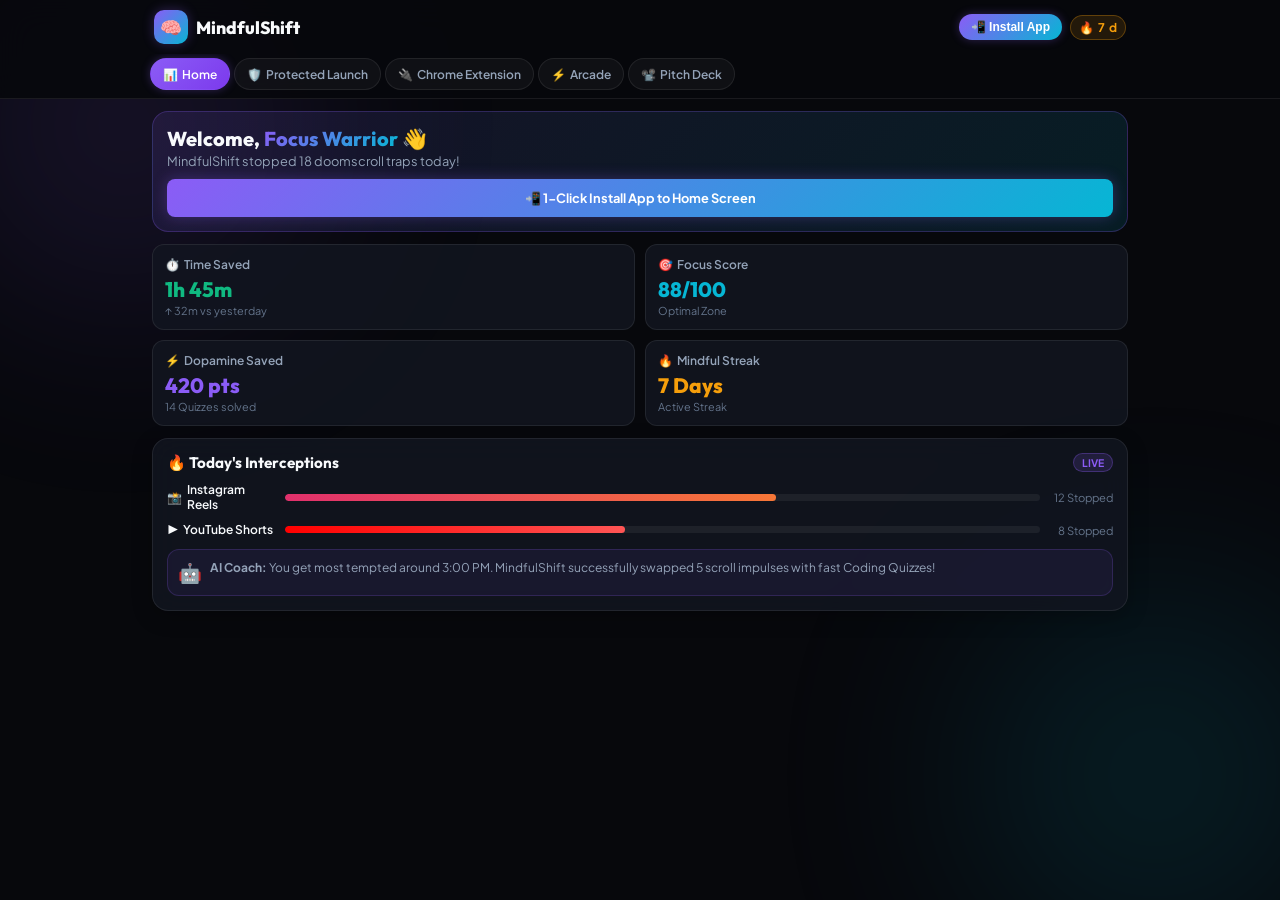
<file: index.html>
<!DOCTYPE html>
<html lang="en">
<head>
  <meta charset="UTF-8">
  <meta name="viewport" content="width=device-width, initial-scale=1.0, maximum-scale=1.0, user-scalable=no">
  <title>MindfulShift - Mobile Focus Engine</title>
  <meta name="description" content="Break Instagram Reels & YouTube Shorts addiction with AI Intent Gates, dopamine swap micro-challenges, and gamified focus tracking.">
  
  <!-- PWA Manifest & Theme -->
  <link rel="manifest" href="manifest.webmanifest">
  <meta name="theme-color" content="#8B5CF6">
  <meta name="apple-mobile-web-app-capable" content="yes">
  <meta name="apple-mobile-web-app-status-bar-style" content="black-translucent">
  <meta name="apple-mobile-web-app-title" content="MindfulShift">

  <!-- Fonts -->
  <link rel="preconnect" href="https://fonts.googleapis.com">
  <link rel="preconnect" href="https://fonts.gstatic.com" crossorigin>
  <link href="https://fonts.googleapis.com/css2?family=Outfit:wght@400;600;700;800&family=Plus+Jakarta+Sans:wght@400;500;600;700&display=swap" rel="stylesheet">
  
  <!-- Main Styles -->
  <link rel="stylesheet" href="style.css">
</head>
<body>

  <!-- Ambient Glow Effects -->
  <div class="bg-glow bg-glow-purple"></div>
  <div class="bg-glow bg-glow-cyan"></div>

  <!-- Header Navigation -->
  <header class="app-header">
    <div class="header-container">
      <div class="brand">
        <div class="brand-logo">🧠</div>
        <div class="brand-name">MindfulShift</div>
      </div>

      <div class="header-actions">
        <!-- 1-Click Auto Install Button -->
        <button class="btn-install-header" id="btnHeaderInstall">
          📲 Install App
        </button>
        <div class="streak-badge">
          <span>🔥</span> <span id="streakCount">7</span>d
        </div>
      </div>
    </div>

    <!-- Mobile Scrollable Tab Bar -->
    <nav class="nav-menu">
      <button class="nav-btn active" data-tab="dashboard">
        <span class="nav-icon">📊</span> Home
      </button>
      <button class="nav-btn" data-tab="simulator">
        <span class="nav-icon">🛡️</span> Protected Launch
      </button>
      <button class="nav-btn" data-tab="connect">
        <span class="nav-icon">🔌</span> Chrome Extension
      </button>
      <button class="nav-btn" data-tab="arcade">
        <span class="nav-icon">⚡</span> Arcade
      </button>
      <button class="nav-btn" data-tab="presentation">
        <span class="nav-icon">📽️</span> Pitch Deck
      </button>
    </nav>
  </header>

  <!-- Main View Container -->
  <main class="app-viewport">

    <!-- ==================== TAB 1: HOME / DASHBOARD ==================== -->
    <section class="tab-content active" id="tab-dashboard">
      
      <!-- Compact Mobile Hero Banner -->
      <div class="mobile-hero-card">
        <div class="hero-text">
          <h1>Welcome, <span class="gradient-text">Focus Warrior</span> 👋</h1>
          <p>MindfulShift stopped 18 doomscroll traps today!</p>
          
          <!-- Big 1-Click Install Button -->
          <button class="btn-primary full-width btn-hero-install" id="btnHeroInstall" style="margin-top: 10px;">
            📲 1-Click Install App to Home Screen
          </button>
        </div>
      </div>

      <!-- 2x2 Metric Cards Grid -->
      <div class="metrics-grid">
        <div class="metric-card">
          <div class="metric-head">
            <span>⏱️</span> Time Saved
          </div>
          <div class="metric-val text-green" id="valTimeSaved">1h 45m</div>
          <div class="metric-sub">↑ 32m vs yesterday</div>
        </div>

        <div class="metric-card">
          <div class="metric-head">
            <span>🎯</span> Focus Score
          </div>
          <div class="metric-val text-cyan" id="valFocusScore">88/100</div>
          <div class="metric-sub">Optimal Zone</div>
        </div>

        <div class="metric-card">
          <div class="metric-head">
            <span>⚡</span> Dopamine Saved
          </div>
          <div class="metric-val text-purple" id="valDopamineSaved">420 pts</div>
          <div class="metric-sub">14 Quizzes solved</div>
        </div>

        <div class="metric-card">
          <div class="metric-head">
            <span>🔥</span> Mindful Streak
          </div>
          <div class="metric-val text-amber">7 Days</div>
          <div class="metric-sub">Active Streak</div>
        </div>
      </div>

      <!-- Interception Breakdown Section -->
      <div class="card glass-card breakdown-card">
        <div class="card-header">
          <h3>🔥 Today's Interceptions</h3>
          <span class="badge badge-purple">Live</span>
        </div>

        <div class="breakdown-list">
          <div class="breakdown-item">
            <div class="app-info">
              <span>📸</span>
              <span>Instagram Reels</span>
            </div>
            <div class="app-bar-wrap">
              <div class="app-bar bar-instagram" style="width: 65%;"></div>
            </div>
            <span class="app-val">12 Stopped</span>
          </div>

          <div class="breakdown-item">
            <div class="app-info">
              <span>▶️</span>
              <span>YouTube Shorts</span>
            </div>
            <div class="app-bar-wrap">
              <div class="app-bar bar-youtube" style="width: 45%;"></div>
            </div>
            <span class="app-val">8 Stopped</span>
          </div>
        </div>

        <!-- AI Coach Insight Banner -->
        <div class="ai-insight-box">
          <div class="ai-avatar">🤖</div>
          <div class="ai-msg">
            <strong>AI Coach:</strong> You get most tempted around 3:00 PM. MindfulShift successfully swapped 5 scroll impulses with fast Coding Quizzes!
          </div>
        </div>
      </div>

    </section>

    <!-- ==================== TAB 2: PROTECTED SITE LAUNCHER ==================== -->
    <section class="tab-content" id="tab-simulator">
      <div class="section-header">
        <h2>🛡️ Protected Site Launcher</h2>
        <p>Launch YouTube or Instagram with live Intent Gate protection!</p>
      </div>

      <div class="sim-controls card glass-card" style="border-color: var(--accent-purple); box-shadow: 0 0 15px var(--accent-purple-glow);">
        <p style="font-size: 0.85rem; color: var(--text-primary); font-weight: 600; margin-bottom: 10px;">
          Tap a button below to trigger the Intent Gate before opening the site:
        </p>

        <div class="sim-selector" style="flex-direction: column; gap: 10px;">
          <button class="btn-primary full-width" id="btnLaunchYT" style="background: linear-gradient(135deg, #FF0000, #CC0000); min-height: 44px;">
            ▶️ Launch Protected YouTube Shorts
          </button>
          <button class="btn-primary full-width" id="btnLaunchIG" style="background: linear-gradient(135deg, #E1306C, #C13584); min-height: 44px;">
            📸 Launch Protected Instagram Reels
          </button>
        </div>
      </div>
    </section>

    <!-- ==================== TAB 3: EXTENSION & SETUP GUIDE ==================== -->
    <section class="tab-content" id="tab-connect">
      <div class="section-header">
        <h2>🔌 Chrome Extension & Setup</h2>
        <p>Get MindfulShift for real YouTube & Instagram browsing!</p>
      </div>

      <!-- Real Desktop Extension Download Card -->
      <div class="card glass-card connect-card" style="border-color: var(--accent-cyan); box-shadow: 0 0 20px var(--accent-cyan-glow); margin-bottom: 16px;">
        <div class="connect-head">
          <span class="connect-icon">💻</span>
          <h3>Desktop Chrome Browser Extension</h3>
        </div>
        <p>MindfulShift includes a <strong>real Manifest V3 Chrome Extension</strong> inside your GitHub repository that intercepts real YouTube Shorts & Instagram Reels!</p>
        
        <a href="https://github.com/maanasbhandari/mindfulshift/archive/refs/heads/main.zip" class="btn-primary full-width" style="text-decoration: none; margin: 10px 0; background: linear-gradient(135deg, var(--accent-cyan), #0284C7);">
          📥 Download Extension ZIP File
        </a>

        <div style="font-weight: 700; font-size: 0.85rem; margin-top: 10px; color: var(--accent-cyan);">How to install on computer:</div>
        <ol class="setup-steps" style="margin-top: 6px;">
          <li>Click the button above to <strong>download & unzip the ZIP file</strong>.</li>
          <li>Open Google Chrome ➔ type <code>chrome://extensions</code> ➔ turn ON <strong>Developer mode</strong> (top-right toggle).</li>
          <li>Click <strong>"Load unpacked"</strong> ➔ select the <code>extension</code> folder inside the unzipped project folder!</li>
        </ol>
      </div>

      <!-- Mobile Setup Guide Card -->
      <div class="card glass-card connect-card">
        <div class="connect-head">
          <span class="connect-icon">📱</span>
          <h3>Mobile Phones (Android & iPhone)</h3>
        </div>
        <p>Use the <strong>"📲 Install App"</strong> button at the top of this website to add MindfulShift directly to your phone homescreen!</p>
      </div>
    </section>

    <!-- ==================== TAB 4: MICRO-ARCADE ==================== -->
    <section class="tab-content" id="tab-arcade">
      <div class="section-header">
        <h2>⚡ Dopamine Arcade</h2>
        <p>Swap mindless scrolling for 30s healthy brain boosts!</p>
      </div>

      <div class="arcade-list">
        <div class="card glass-card challenge-card">
          <div class="arcade-card-head">
            <span class="challenge-icon">💻</span>
            <div>
              <h3>Coding Quiz</h3>
              <p>Fast 30s tech warmup quiz</p>
            </div>
          </div>
          <button class="btn-primary btn-play-challenge full-width" data-type="code">Play (+30 pts)</button>
        </div>

        <div class="card glass-card challenge-card">
          <div class="arcade-card-head">
            <span class="challenge-icon">🧘</span>
            <div>
              <h3>Box Breathing</h3>
              <p>15-second guided reset</p>
            </div>
          </div>
          <button class="btn-primary btn-play-challenge full-width" data-type="breath">Start Reset (+20 pts)</button>
        </div>

        <div class="card glass-card challenge-card">
          <div class="arcade-card-head">
            <span class="challenge-icon">🧩</span>
            <div>
              <h3>Speed Math</h3>
              <p>Solve 3 mental math puzzles</p>
            </div>
          </div>
          <button class="btn-primary btn-play-challenge full-width" data-type="math">Play Math (+25 pts)</button>
        </div>
      </div>

      <!-- Challenge Play Modal Container -->
      <div class="card glass-card arcade-play-area hidden" id="arcadePlayArea">
        <div class="play-header">
          <h3 id="arcadeTitle">Coding Quiz</h3>
          <button class="btn-close-arcade" id="btnCloseArcade">✕</button>
        </div>
        <div class="play-body" id="arcadeBody"></div>
      </div>
    </section>

    <!-- ==================== TAB 5: PRESENTATION DECK ==================== -->
    <section class="tab-content" id="tab-presentation">
      <div class="section-header">
        <h2>📽️ Pitch Presentation</h2>
        <p>5-slide pitch presentation deck for hackathon judges.</p>
        <a href="presentation.html" target="_blank" class="btn-primary" style="margin-top: 10px; display: inline-flex;">Launch Fullscreen Pitch Deck ↗</a>
      </div>

      <div class="presentation-frame-wrap card glass-card">
        <iframe src="presentation.html" class="pitch-iframe" id="pitchIframe"></iframe>
      </div>
    </section>

  </main>

  <!-- INTENT GATE POPUP MODAL FOR PROTECTED LAUNCHER -->
  <div class="mindful-overlay hidden" id="intentShieldModal" style="position: fixed; z-index: 99999;">
    <div class="overlay-card glass-card" style="max-width: 340px; margin: 0 auto;">
      <div class="overlay-badge">🧠 MINDFULSHIFT INTENT GATE</div>
      <h3 id="shieldTargetTitle">Hold on a sec! 🛑</h3>
      <p id="shieldTargetSub">Why are you opening short-form videos right now?</p>

      <div class="intent-options">
        <button class="intent-btn" id="btnShieldStudy">
          📖 Watching specific tutorial video
        </button>
        <button class="intent-btn intent-bored" id="btnShieldBored">
          🥱 Just bored (30s Dopamine Swap)
        </button>
      </div>

      <!-- Dynamic Dopamine Swap Box -->
      <div class="swap-box hidden" id="swapBoxShield">
        <div class="swap-title">⚡ 30s Dopamine Swap!</div>
        <p class="swap-question" id="swapQuestionShield">Loading micro-challenge...</p>
        <div class="swap-answers" id="swapAnswersShield"></div>
        <button class="btn-primary full-width hidden" id="btnShieldProceed" style="margin-top: 10px;">Proceed to Target Site (10m Timer)</button>
      </div>
    </div>
  </div>

  <!-- iOS / Safari Fallback Helper Modal -->
  <div class="mindful-overlay hidden" id="iosInstallModal">
    <div class="overlay-card glass-card" style="max-width: 320px;">
      <div class="overlay-badge">🍎 IPHONE / SAFARI GUIDE</div>
      <h3>Add to Home Screen 📱</h3>
      <p style="text-align: left; margin-top: 10px; line-height: 1.5;">
        1. Tap the <strong>Share Button 📤</strong> at the bottom of Safari.<br>
        2. Scroll down and tap <strong>"Add to Home Screen" ➕</strong>.
      </p>
      <button class="btn-primary full-width" id="btnCloseIosModal" style="margin-top: 14px;">Got It!</button>
    </div>
  </div>

  <!-- Scripts -->
  <script src="src/app.js"></script>
  <script src="src/simulator.js"></script>
  <script src="src/challenges.js"></script>
  <script src="src/connect_guide.js"></script>
</body>
</html>
</file>
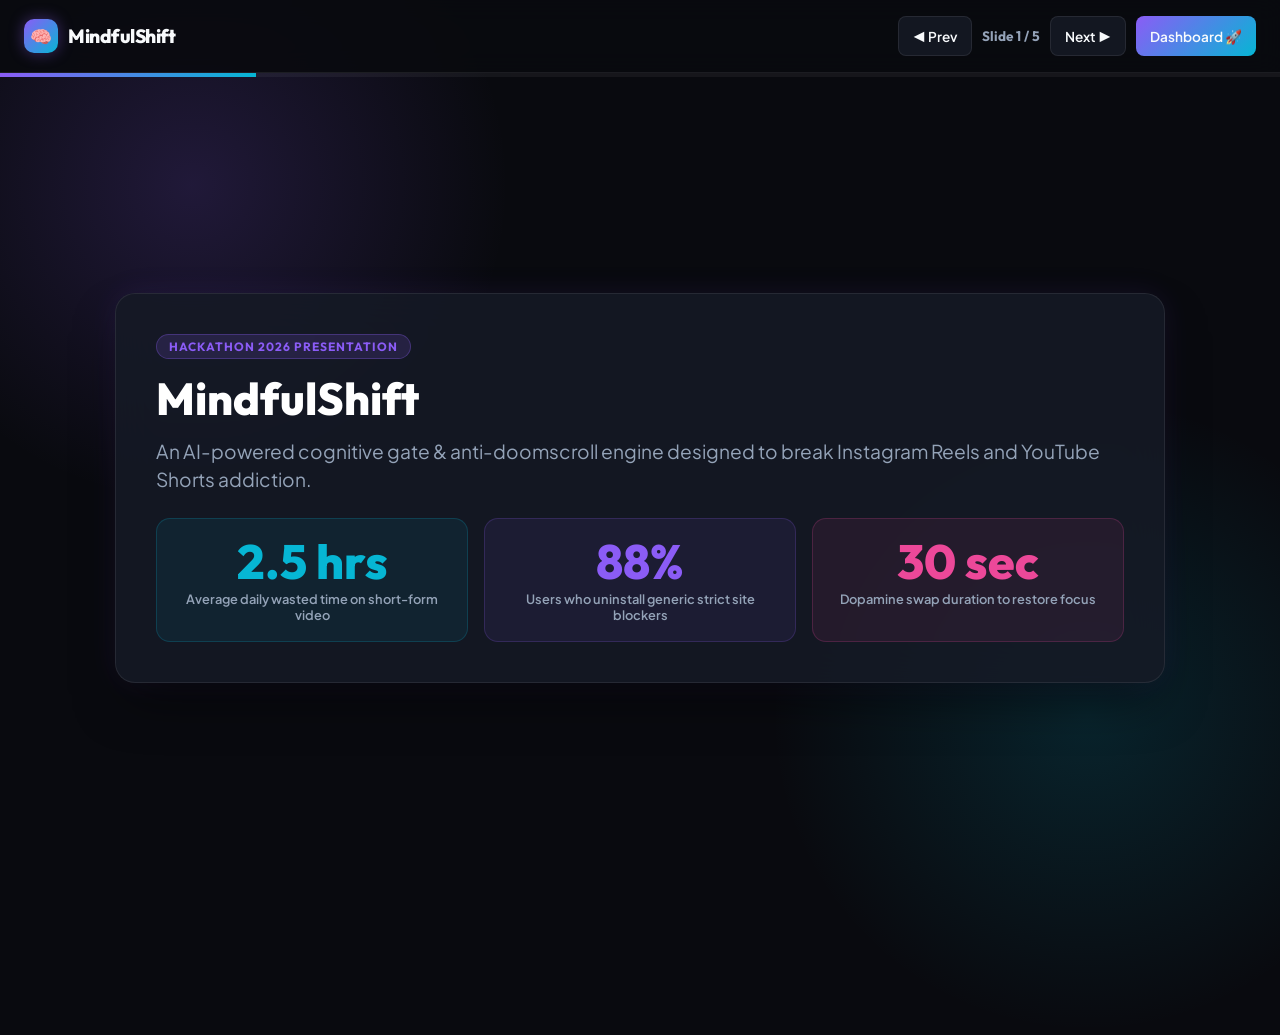
<file: presentation.html>
<!DOCTYPE html>
<html lang="en">
<head>
  <meta charset="UTF-8">
  <meta name="viewport" content="width=device-width, initial-scale=1.0">
  <title>MindfulShift - Pitch Deck Presentation</title>
  <link rel="preconnect" href="https://fonts.googleapis.com">
  <link rel="preconnect" href="https://fonts.gstatic.com" crossorigin>
  <link href="https://fonts.googleapis.com/css2?family=Outfit:wght@300;400;600;700;800&family=Plus+Jakarta+Sans:wght@400;500;700&display=swap" rel="stylesheet">
  <style>
    :root {
      --bg-dark: #090A0F;
      --card-bg: rgba(22, 27, 38, 0.85);
      --card-border: rgba(255, 255, 255, 0.08);
      --accent-violet: #8B5CF6;
      --accent-cyan: #06B6D4;
      --accent-pink: #EC4899;
      --accent-amber: #F59E0B;
      --text-main: #F8FAFC;
      --text-muted: #94A3B8;
      --font-heading: 'Outfit', sans-serif;
      --font-body: 'Plus Jakarta Sans', sans-serif;
    }

    * {
      box-sizing: border-box;
      margin: 0;
      padding: 0;
    }

    body {
      background-color: var(--bg-dark);
      color: var(--text-main);
      font-family: var(--font-body);
      overflow-x: hidden;
      min-height: 100vh;
      width: 100vw;
      display: flex;
      flex-direction: column;
      user-select: none;
      -webkit-tap-highlight-color: transparent;
    }

    /* Ambient background glows */
    .bg-glow-1 {
      position: absolute;
      top: -15%;
      left: -10%;
      width: 50vw;
      height: 50vw;
      background: radial-gradient(circle, rgba(139, 92, 246, 0.18) 0%, rgba(0,0,0,0) 70%);
      pointer-events: none;
      z-index: 0;
    }
    .bg-glow-2 {
      position: absolute;
      bottom: -15%;
      right: -10%;
      width: 50vw;
      height: 50vw;
      background: radial-gradient(circle, rgba(6, 182, 212, 0.15) 0%, rgba(0,0,0,0) 70%);
      pointer-events: none;
      z-index: 0;
    }

    /* Top Navigation bar */
    .deck-header {
      position: relative;
      z-index: 10;
      display: flex;
      justify-content: space-between;
      align-items: center;
      padding: 16px 24px;
      border-bottom: 1px solid var(--card-border);
      background: rgba(9, 10, 15, 0.9);
      backdrop-filter: blur(12px);
      flex-wrap: wrap;
      gap: 12px;
    }
    .brand {
      display: flex;
      align-items: center;
      gap: 10px;
      font-family: var(--font-heading);
      font-weight: 800;
      font-size: 1.2rem;
      letter-spacing: -0.5px;
    }
    .brand-icon {
      width: 34px;
      height: 34px;
      border-radius: 10px;
      background: linear-gradient(135deg, var(--accent-violet), var(--accent-cyan));
      display: flex;
      align-items: center;
      justify-content: center;
      font-size: 1.1rem;
      box-shadow: 0 0 15px rgba(139, 92, 246, 0.4);
    }
    .deck-controls {
      display: flex;
      align-items: center;
      gap: 10px;
      flex-wrap: wrap;
    }
    .btn-nav {
      background: var(--card-bg);
      border: 1px solid var(--card-border);
      color: var(--text-main);
      padding: 8px 14px;
      border-radius: 8px;
      font-family: var(--font-body);
      font-weight: 600;
      font-size: 0.85rem;
      cursor: pointer;
      transition: all 0.2s ease;
      display: flex;
      align-items: center;
      gap: 6px;
      min-height: 40px;
    }
    .btn-nav:hover {
      background: rgba(139, 92, 246, 0.2);
      border-color: var(--accent-violet);
    }
    .slide-counter {
      font-family: var(--font-heading);
      font-weight: 700;
      color: var(--text-muted);
      font-size: 0.85rem;
    }

    /* Main Slide Viewport */
    .deck-container {
      position: relative;
      z-index: 5;
      flex: 1;
      display: flex;
      align-items: center;
      justify-content: center;
      padding: 24px 16px;
    }

    .slide {
      display: none;
      width: 100%;
      max-width: 1050px;
      background: var(--card-bg);
      border: 1px solid var(--card-border);
      border-radius: 20px;
      padding: clamp(20px, 4vw, 40px);
      backdrop-filter: blur(20px);
      box-shadow: 0 25px 50px -12px rgba(0, 0, 0, 0.5), 0 0 30px rgba(139, 92, 246, 0.1);
      animation: fadeInSlide 0.4s cubic-bezier(0.16, 1, 0.3, 1) forwards;
    }
    .slide.active {
      display: block;
    }

    @keyframes fadeInSlide {
      from { opacity: 0; transform: scale(0.97) translateY(15px); }
      to { opacity: 1; transform: scale(1) translateY(0); }
    }

    /* Slide Typography & Content */
    .slide-tag {
      display: inline-flex;
      align-items: center;
      gap: 6px;
      padding: 4px 12px;
      border-radius: 20px;
      background: rgba(139, 92, 246, 0.15);
      border: 1px solid rgba(139, 92, 246, 0.3);
      color: var(--accent-violet);
      font-family: var(--font-heading);
      font-weight: 700;
      font-size: 0.75rem;
      text-transform: uppercase;
      letter-spacing: 1px;
      margin-bottom: 14px;
    }
    .slide-title {
      font-family: var(--font-heading);
      font-size: clamp(1.8rem, 5vw, 2.8rem);
      font-weight: 800;
      line-height: 1.15;
      margin-bottom: 12px;
      background: linear-gradient(135deg, #FFFFFF 30%, var(--text-muted) 100%);
      -webkit-background-clip: text;
      -webkit-text-fill-color: transparent;
    }
    .slide-subtitle {
      font-size: clamp(0.95rem, 2.5vw, 1.2rem);
      color: var(--text-muted);
      margin-bottom: 24px;
      line-height: 1.5;
    }

    /* Grid Layouts */
    .grid-2 {
      display: grid;
      grid-template-columns: 1fr 1fr;
      gap: 20px;
    }
    .grid-3 {
      display: grid;
      grid-template-columns: repeat(3, 1fr);
      gap: 16px;
    }

    .feature-card {
      background: rgba(255, 255, 255, 0.03);
      border: 1px solid rgba(255, 255, 255, 0.06);
      border-radius: 14px;
      padding: 18px;
      transition: all 0.3s ease;
    }
    .feature-card:hover {
      border-color: rgba(139, 92, 246, 0.4);
      background: rgba(139, 92, 246, 0.05);
    }
    .card-icon {
      font-size: 1.6rem;
      margin-bottom: 8px;
    }
    .card-title {
      font-family: var(--font-heading);
      font-weight: 700;
      font-size: 1.1rem;
      margin-bottom: 6px;
      color: var(--text-main);
    }
    .card-desc {
      font-size: 0.85rem;
      color: var(--text-muted);
      line-height: 1.4;
    }

    .stat-box {
      background: rgba(6, 182, 212, 0.08);
      border: 1px solid rgba(6, 182, 212, 0.2);
      border-radius: 14px;
      padding: 18px;
      text-align: center;
    }
    .stat-number {
      font-family: var(--font-heading);
      font-size: clamp(2rem, 5vw, 3rem);
      font-weight: 800;
      color: var(--accent-cyan);
      line-height: 1;
      margin-bottom: 6px;
    }
    .stat-label {
      font-size: 0.8rem;
      color: var(--text-muted);
      font-weight: 600;
    }

    /* Progress bar */
    .progress-bar-container {
      position: relative;
      z-index: 10;
      height: 4px;
      background: rgba(255, 255, 255, 0.05);
      width: 100%;
    }
    .progress-bar-fill {
      height: 100%;
      background: linear-gradient(90deg, var(--accent-violet), var(--accent-cyan));
      width: 20%;
      transition: width 0.3s ease;
    }

    @media (max-width: 768px) {
      .grid-2, .grid-3 {
        grid-template-columns: 1fr;
      }
      .deck-header {
        padding: 12px 16px;
      }
    }
  </style>
</head>
<body>

  <div class="bg-glow-1"></div>
  <div class="bg-glow-2"></div>

  <header class="deck-header">
    <div class="brand">
      <div class="brand-icon">🧠</div>
      <span>MindfulShift</span>
    </div>
    <div class="deck-controls">
      <button class="btn-nav" id="btnPrev">◀ Prev</button>
      <span class="slide-counter" id="slideCounter">Slide 1 / 5</span>
      <button class="btn-nav" id="btnNext">Next ▶</button>
      <a href="index.html" class="btn-nav" style="background: linear-gradient(135deg, var(--accent-violet), var(--accent-cyan)); border: none; text-decoration: none;">Dashboard 🚀</a>
    </div>
  </header>

  <div class="progress-bar-container">
    <div class="progress-bar-fill" id="progressFill"></div>
  </div>

  <main class="deck-container">

    <!-- SLIDE 1: Title & Hook -->
    <div class="slide active" data-slide="1">
      <div class="slide-tag">Hackathon 2026 Presentation</div>
      <h1 class="slide-title">MindfulShift</h1>
      <p class="slide-subtitle">
        An AI-powered cognitive gate & anti-doomscroll engine designed to break Instagram Reels and YouTube Shorts addiction.
      </p>

      <div class="grid-3">
        <div class="stat-box">
          <div class="stat-number">2.5 hrs</div>
          <div class="stat-label">Average daily wasted time on short-form video</div>
        </div>
        <div class="stat-box" style="background: rgba(139, 92, 246, 0.08); border-color: rgba(139, 92, 246, 0.2);">
          <div class="stat-number" style="color: var(--accent-violet);">88%</div>
          <div class="stat-label">Users who uninstall generic strict site blockers</div>
        </div>
        <div class="stat-box" style="background: rgba(236, 72, 153, 0.08); border-color: rgba(236, 72, 153, 0.2);">
          <div class="stat-number" style="color: var(--accent-pink);">30 sec</div>
          <div class="stat-label">Dopamine swap duration to restore focus</div>
        </div>
      </div>
    </div>

    <!-- SLIDE 2: The Problem -->
    <div class="slide" data-slide="2">
      <div class="slide-tag">The Challenge</div>
      <h2 class="slide-title">Why Social Media Addiction is Unbroken</h2>
      <p class="slide-subtitle">Traditional blockers fail because they treat human psychology like a simple wall.</p>

      <div class="grid-2">
        <div class="feature-card" style="border-left: 4px solid var(--accent-pink);">
          <div class="card-icon">🎰</div>
          <div class="card-title">The Variable Reward Trap</div>
          <div class="card-desc">Algorithms continuously deliver unpredictable dopamine hits. Opening Reels requires zero intentional effort, bypassing conscious decision making.</div>
        </div>
        <div class="feature-card" style="border-left: 4px solid var(--accent-amber);">
          <div class="card-icon">🛑</div>
          <div class="card-title">Punitive Blockers Backfire</div>
          <div class="card-desc">Standard blockers completely lock apps, causing friction frustration. Users quickly disable or uninstall them when feeling bored or stressed.</div>
        </div>
      </div>
    </div>

    <!-- SLIDE 3: The Solution -->
    <div class="slide" data-slide="3">
      <div class="slide-tag">Our Innovation</div>
      <h2 class="slide-title">The MindfulShift 3-Step Engine</h2>
      <p class="slide-subtitle">Replacing passive brain-rot with healthy micro-interventions.</p>

      <div class="grid-3">
        <div class="feature-card">
          <div class="card-icon">🛑</div>
          <div class="card-title">1. Intentional Gate</div>
          <div class="card-desc">Intercepts Reels/Shorts with a 3-second cognitive pause: <i>"Why are you opening this right now?"</i></div>
        </div>
        <div class="feature-card">
          <div class="card-icon">⚡</div>
          <div class="card-title">2. Dopamine Swap</div>
          <div class="card-desc">Redirects boredom into a 30-second micro-challenge (coding trivia, math puzzle, or box breathing reset).</div>
        </div>
        <div class="feature-card">
          <div class="card-icon">🎨</div>
          <div class="card-title">3. Auto-Grayscale & AI Roast</div>
          <div class="card-desc">Scrolling past 10 mins slowly turns video grayscale & triggers a witty AI avatar roast to snap you back.</div>
        </div>
      </div>
    </div>

    <!-- SLIDE 4: Tech Stack & Connectivity -->
    <div class="slide" data-slide="4">
      <div class="slide-tag">Architecture</div>
      <h2 class="slide-title">Cross-Platform Ecosystem</h2>
      <p class="slide-subtitle">Accessible seamlessly across desktop web browsers and mobile devices.</p>

      <div class="grid-2">
        <div class="feature-card">
          <div class="card-icon">💻</div>
          <div class="card-title">Desktop Extension & Web Hub</div>
          <div class="card-desc">
            • <b>Manifest V3 Extension</b> for Chrome, Edge & Brave.<br>
            • DOM Interceptor with shadow root security.<br>
            • Interactive dashboard with Canvas attention analytics.
          </div>
        </div>
        <div class="feature-card">
          <div class="card-icon">📱</div>
          <div class="card-title">Mobile Connectivity (Android & iOS)</div>
          <div class="card-desc">
            • <b>Android</b>: PWA home-screen app + Accessibility Helper & DNS sinkhole route.<br>
            • <b>iOS</b>: Safari Web Extensions & Apple Shortcuts workflow automation.
          </div>
        </div>
      </div>
    </div>

    <!-- SLIDE 5: Impact & Vision -->
    <div class="slide" data-slide="5">
      <div class="slide-tag">Future Vision</div>
      <h2 class="slide-title">Impact & Scalability</h2>
      <p class="slide-subtitle">Building the future of intentional digital wellbeing.</p>

      <div class="grid-3">
        <div class="feature-card">
          <div class="card-icon">🏆</div>
          <div class="card-title">Proven Engagement</div>
          <div class="card-desc">Reduces mindless scroll time by <b>70%+</b> while building positive micro-learning habits daily.</div>
        </div>
        <div class="feature-card">
          <div class="card-icon">🤖</div>
          <div class="card-title">AI Personalization</div>
          <div class="card-desc">Local LLM prompts dynamically tailor roasts and micro-quizzes based on user career goals.</div>
        </div>
        <div class="feature-card">
          <div class="card-icon">🌐</div>
          <div class="card-title">Social Gamification</div>
          <div class="card-desc">Peer streak leaderboards & group focus challenges to make digital discipline fun.</div>
        </div>
      </div>
    </div>

  </main>

  <script>
    let currentSlide = 1;
    const totalSlides = 5;

    const btnPrev = document.getElementById('btnPrev');
    const btnNext = document.getElementById('btnNext');
    const slideCounter = document.getElementById('slideCounter');
    const progressFill = document.getElementById('progressFill');

    function showSlide(slideNum) {
      if (slideNum < 1) slideNum = 1;
      if (slideNum > totalSlides) slideNum = totalSlides;

      currentSlide = slideNum;

      document.querySelectorAll('.slide').forEach(slide => {
        slide.classList.remove('active');
        if (parseInt(slide.getAttribute('data-slide')) === currentSlide) {
          slide.classList.add('active');
        }
      });

      slideCounter.innerText = `Slide ${currentSlide} / ${totalSlides}`;
      progressFill.style.width = `${(currentSlide / totalSlides) * 100}%`;
    }

    btnPrev.addEventListener('click', () => showSlide(currentSlide - 1));
    btnNext.addEventListener('click', () => showSlide(currentSlide + 1));

    document.addEventListener('keydown', (e) => {
      if (e.key === 'ArrowRight' || e.key === 'Space') {
        showSlide(currentSlide + 1);
      } else if (e.key === 'ArrowLeft') {
        showSlide(currentSlide - 1);
      }
    });

    // Touch Swipe Support for Mobile Phones
    let touchStartX = 0;
    let touchEndX = 0;

    document.addEventListener('touchstart', e => {
      touchStartX = e.changedTouches[0].screenX;
    });

    document.addEventListener('touchend', e => {
      touchEndX = e.changedTouches[0].screenX;
      handleSwipe();
    });

    function handleSwipe() {
      if (touchEndX < touchStartX - 50) {
        showSlide(currentSlide + 1); // Swipe left ➔ next
      }
      if (touchEndX > touchStartX + 50) {
        showSlide(currentSlide - 1); // Swipe right ➔ prev
      }
    }
  </script>
</body>
</html>
</file>
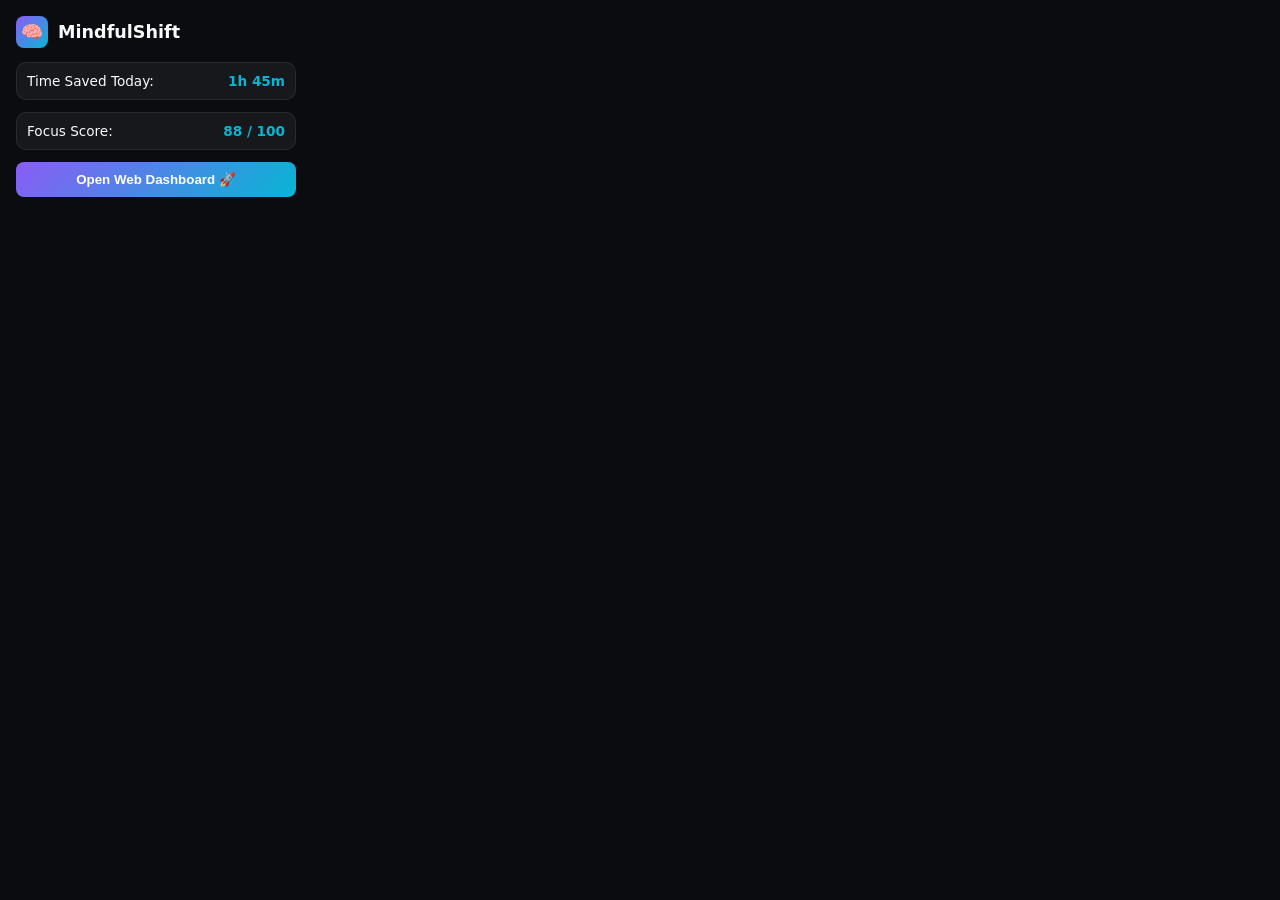
<file: extension/popup.html>
<!DOCTYPE html>
<html lang="en">
<head>
  <meta charset="UTF-8">
  <title>MindfulShift Popup</title>
  <style>
    body {
      width: 280px;
      padding: 16px;
      background: #0B0C10;
      color: #F8FAFC;
      font-family: 'Segoe UI', system-ui, sans-serif;
      margin: 0;
    }
    .header {
      display: flex;
      align-items: center;
      gap: 10px;
      margin-bottom: 14px;
    }
    .logo {
      width: 32px;
      height: 32px;
      background: linear-gradient(135deg, #8B5CF6, #06B6D4);
      border-radius: 8px;
      display: flex;
      align-items: center;
      justify-content: center;
      font-size: 1.1rem;
    }
    .title {
      font-weight: 700;
      font-size: 1.1rem;
    }
    .stat-row {
      background: rgba(255, 255, 255, 0.05);
      border: 1px solid rgba(255, 255, 255, 0.08);
      border-radius: 10px;
      padding: 10px;
      display: flex;
      justify-content: space-between;
      margin-bottom: 12px;
      font-size: 0.85rem;
    }
    .val {
      font-weight: 700;
      color: #06B6D4;
    }
    .btn-dash {
      width: 100%;
      background: linear-gradient(135deg, #8B5CF6, #06B6D4);
      border: none;
      color: #fff;
      font-weight: 700;
      padding: 10px;
      border-radius: 8px;
      cursor: pointer;
    }
  </style>
</head>
<body>

  <div class="header">
    <div class="logo">🧠</div>
    <div class="title">MindfulShift</div>
  </div>

  <div class="stat-row">
    <span>Time Saved Today:</span>
    <span class="val" id="popTime">1h 45m</span>
  </div>

  <div class="stat-row">
    <span>Focus Score:</span>
    <span class="val" id="popScore">88 / 100</span>
  </div>

  <button class="btn-dash" id="btnOpenDashboard">Open Web Dashboard 🚀</button>

  <script src="popup.js"></script>
</body>
</html>
</file>
<file: style.css>
/* ==========================================================================
   MINDFULSHIFT DESIGN SYSTEM - PROFESSIONAL MOBILE-FIRST
   ========================================================================== */

:root {
  --bg-main: #07080C;
  --bg-card: rgba(18, 22, 32, 0.85);
  --card-border: rgba(255, 255, 255, 0.08);
  --accent-purple: #8B5CF6;
  --accent-purple-glow: rgba(139, 92, 246, 0.3);
  --accent-cyan: #06B6D4;
  --accent-cyan-glow: rgba(6, 182, 212, 0.3);
  --accent-pink: #EC4899;
  --accent-amber: #F59E0B;
  --accent-green: #10B981;
  --text-primary: #F8FAFC;
  --text-secondary: #94A3B8;
  --text-muted: #64748B;
  --font-heading: 'Outfit', sans-serif;
  --font-body: 'Plus Jakarta Sans', sans-serif;
  --radius-lg: 16px;
  --radius-md: 12px;
  --radius-sm: 8px;
}

* {
  box-sizing: border-box;
  margin: 0;
  padding: 0;
}

body {
  background-color: var(--bg-main);
  color: var(--text-primary);
  font-family: var(--font-body);
  min-height: 100vh;
  overflow-x: hidden;
  position: relative;
  -webkit-tap-highlight-color: transparent;
}

/* Background Ambient Glows */
.bg-glow {
  position: fixed;
  width: 350px;
  height: 350px;
  border-radius: 50%;
  filter: blur(120px);
  pointer-events: none;
  z-index: 0;
  opacity: 0.15;
}
.bg-glow-purple { top: -50px; left: -50px; background: var(--accent-purple); }
.bg-glow-cyan { bottom: -50px; right: -50px; background: var(--accent-cyan); }

/* Utility Helpers */
.hidden { display: none !important; }
.gradient-text {
  background: linear-gradient(135deg, var(--accent-purple), var(--accent-cyan));
  -webkit-background-clip: text;
  -webkit-text-fill-color: transparent;
}
.text-green { color: var(--accent-green); }
.text-cyan { color: var(--accent-cyan); }
.text-purple { color: var(--accent-purple); }
.text-amber { color: var(--accent-amber); }

.badge {
  padding: 2px 8px;
  border-radius: 12px;
  font-size: 0.65rem;
  font-weight: 700;
  text-transform: uppercase;
}
.badge-purple {
  background: rgba(139, 92, 246, 0.15);
  border: 1px solid rgba(139, 92, 246, 0.3);
  color: var(--accent-purple);
}

/* Header & Mobile Sticky Nav */
.app-header {
  position: sticky;
  top: 0;
  z-index: 100;
  background: rgba(7, 8, 12, 0.92);
  backdrop-filter: blur(16px);
  border-bottom: 1px solid var(--card-border);
}
.header-container {
  max-width: 1000px;
  margin: 0 auto;
  padding: 10px 14px;
  display: flex;
  align-items: center;
  justify-content: space-between;
}
.brand {
  display: flex;
  align-items: center;
  gap: 8px;
}
.brand-logo {
  width: 34px;
  height: 34px;
  border-radius: 10px;
  background: linear-gradient(135deg, var(--accent-purple), var(--accent-cyan));
  display: flex;
  align-items: center;
  justify-content: center;
  font-size: 1.1rem;
  box-shadow: 0 0 12px var(--accent-purple-glow);
}
.brand-name {
  font-family: var(--font-heading);
  font-weight: 800;
  font-size: 1.1rem;
}
.header-actions {
  display: flex;
  align-items: center;
  gap: 8px;
  flex-shrink: 0;
}
.streak-badge {
  display: flex;
  align-items: center;
  gap: 4px;
  background: rgba(245, 158, 11, 0.12);
  border: 1px solid rgba(245, 158, 11, 0.3);
  padding: 4px 8px;
  border-radius: 16px;
  font-weight: 700;
  color: var(--accent-amber);
  font-size: 0.75rem;
}

.btn-install-header {
  background: linear-gradient(135deg, var(--accent-purple), var(--accent-cyan));
  border: none;
  color: #fff;
  font-weight: 700;
  font-size: 0.75rem;
  padding: 6px 12px;
  border-radius: 20px;
  cursor: pointer;
  box-shadow: 0 0 10px var(--accent-purple-glow);
  display: flex;
  align-items: center;
  gap: 4px;
}

/* Scrollable Mobile Nav Menu Bar */
.nav-menu {
  display: flex;
  align-items: center;
  gap: 4px;
  padding: 4px 10px 8px 10px;
  overflow-x: auto;
  scrollbar-width: none;
  max-width: 1000px;
  margin: 0 auto;
}
.nav-menu::-webkit-scrollbar { display: none; }

.nav-btn {
  background: rgba(255, 255, 255, 0.04);
  border: 1px solid var(--card-border);
  color: var(--text-secondary);
  padding: 6px 12px;
  border-radius: 20px;
  font-family: var(--font-body);
  font-size: 0.75rem;
  font-weight: 600;
  cursor: pointer;
  display: flex;
  align-items: center;
  gap: 4px;
  white-space: nowrap;
  min-height: 32px;
  flex-shrink: 0;
}
.nav-btn.active {
  background: linear-gradient(135deg, var(--accent-purple), #7C3AED);
  color: #FFFFFF;
  border-color: transparent;
  box-shadow: 0 0 10px var(--accent-purple-glow);
}

/* Viewport & Cards */
.app-viewport {
  max-width: 1000px;
  margin: 0 auto;
  padding: 12px;
  position: relative;
  z-index: 10;
}

.tab-content {
  display: none;
  animation: fadeIn 0.2s ease forwards;
}
.tab-content.active {
  display: block;
}
@keyframes fadeIn {
  from { opacity: 0; transform: translateY(4px); }
  to { opacity: 1; transform: translateY(0); }
}

.glass-card {
  background: var(--bg-card);
  border: 1px solid var(--card-border);
  border-radius: var(--radius-lg);
  backdrop-filter: blur(14px);
  padding: 14px;
  box-shadow: 0 6px 20px rgba(0, 0, 0, 0.25);
  margin-bottom: 12px;
}

/* Mobile Hero Banner */
.mobile-hero-card {
  background: linear-gradient(135deg, rgba(139, 92, 246, 0.12), rgba(6, 182, 212, 0.12));
  border: 1px solid rgba(139, 92, 246, 0.25);
  border-radius: var(--radius-lg);
  padding: 14px;
  margin-bottom: 12px;
}
.hero-text h1 {
  font-family: var(--font-heading);
  font-size: 1.25rem;
  font-weight: 800;
  margin-bottom: 2px;
}
.hero-text p {
  color: var(--text-secondary);
  font-size: 0.8rem;
}

.btn-hero-install {
  box-shadow: 0 0 15px var(--accent-purple-glow);
  font-size: 0.85rem;
}

/* 2x2 Metric Cards Grid (Mobile Compact) */
.metrics-grid {
  display: grid;
  grid-template-columns: 1fr 1fr;
  gap: 10px;
  margin-bottom: 12px;
}
.metric-card {
  background: var(--bg-card);
  border: 1px solid var(--card-border);
  border-radius: var(--radius-md);
  padding: 12px;
}
.metric-head {
  font-size: 0.75rem;
  color: var(--text-secondary);
  display: flex;
  align-items: center;
  gap: 4px;
  font-weight: 600;
}
.metric-val {
  font-family: var(--font-heading);
  font-size: 1.3rem;
  font-weight: 800;
  margin: 4px 0 2px 0;
}
.metric-sub {
  font-size: 0.68rem;
  color: var(--text-muted);
}

/* Breakdown Meter List */
.breakdown-card {
  margin-bottom: 12px;
}
.card-header {
  display: flex;
  justify-content: space-between;
  align-items: center;
  margin-bottom: 10px;
}
.card-header h3 {
  font-family: var(--font-heading);
  font-size: 0.95rem;
  font-weight: 700;
}

.breakdown-list {
  display: flex;
  flex-direction: column;
  gap: 10px;
  margin-bottom: 12px;
}
.breakdown-item {
  display: flex;
  align-items: center;
  gap: 8px;
}
.app-info {
  display: flex;
  align-items: center;
  gap: 5px;
  width: 110px;
  font-weight: 600;
  font-size: 0.75rem;
  flex-shrink: 0;
}
.app-bar-wrap {
  flex: 1;
  height: 7px;
  background: rgba(255, 255, 255, 0.06);
  border-radius: 4px;
  overflow: hidden;
}
.app-bar {
  height: 100%;
  border-radius: 4px;
}
.bar-instagram { background: linear-gradient(90deg, #E1306C, #F77737); }
.bar-youtube { background: linear-gradient(90deg, #FF0000, #FF5555); }
.app-val {
  font-size: 0.7rem;
  color: var(--text-muted);
  width: 65px;
  text-align: right;
  flex-shrink: 0;
}

/* AI Insight Box */
.ai-insight-box {
  background: rgba(139, 92, 246, 0.08);
  border: 1px solid rgba(139, 92, 246, 0.2);
  border-radius: var(--radius-md);
  padding: 10px;
  display: flex;
  gap: 8px;
  align-items: flex-start;
}
.ai-avatar { font-size: 1.2rem; }
.ai-msg { font-size: 0.75rem; color: var(--text-secondary); line-height: 1.35; }

/* Buttons */
.btn-primary {
  background: linear-gradient(135deg, var(--accent-purple), var(--accent-cyan));
  border: none;
  color: #FFFFFF;
  font-family: var(--font-body);
  font-weight: 700;
  padding: 8px 14px;
  border-radius: 8px;
  cursor: pointer;
  min-height: 38px;
  display: inline-flex;
  align-items: center;
  justify-content: center;
  font-size: 0.8rem;
}
.btn-secondary {
  background: rgba(255, 255, 255, 0.06);
  border: 1px solid var(--card-border);
  color: var(--text-primary);
  font-weight: 600;
  padding: 8px 14px;
  border-radius: 8px;
  cursor: pointer;
  min-height: 38px;
  display: inline-flex;
  align-items: center;
  justify-content: center;
  font-size: 0.8rem;
}
.full-width { width: 100%; }

/* Simulator Section */
.section-header {
  margin-bottom: 10px;
}
.section-header h2 {
  font-family: var(--font-heading);
  font-size: 1.15rem;
  font-weight: 800;
}
.section-header p {
  color: var(--text-secondary);
  font-size: 0.75rem;
}

.sim-controls {
  display: flex;
  flex-direction: column;
  gap: 8px;
}
.sim-selector {
  display: flex;
  gap: 6px;
}
.btn-toggle {
  flex: 1;
  background: rgba(255, 255, 255, 0.04);
  border: 1px solid var(--card-border);
  color: var(--text-secondary);
  padding: 6px;
  border-radius: var(--radius-sm);
  font-weight: 600;
  font-size: 0.75rem;
  cursor: pointer;
  min-height: 36px;
}
.btn-toggle.active {
  background: rgba(6, 182, 212, 0.15);
  border-color: var(--accent-cyan);
  color: var(--accent-cyan);
}

.custom-select {
  background: rgba(255, 255, 255, 0.05);
  border: 1px solid var(--card-border);
  color: var(--text-primary);
  padding: 8px;
  border-radius: var(--radius-sm);
  font-size: 0.75rem;
  width: 100%;
  outline: none;
  min-height: 36px;
}
.custom-select option { background: var(--bg-main); }

/* Phone Mockup Frame */
.phone-mockup {
  width: 100%;
  max-width: 300px;
  height: 460px;
  background: #000000;
  border: 5px solid #1E293B;
  border-radius: 24px;
  margin: 12px auto 0 auto;
  position: relative;
  overflow: hidden;
  box-shadow: 0 15px 30px rgba(0, 0, 0, 0.5);
}
.phone-notch {
  width: 80px;
  height: 14px;
  background: #1E293B;
  position: absolute;
  top: 0;
  left: 50%;
  transform: translateX(-50%);
  border-bottom-left-radius: 6px;
  border-bottom-right-radius: 6px;
  z-index: 50;
}
.phone-screen {
  width: 100%;
  height: 100%;
  display: flex;
  flex-direction: column;
  position: relative;
}
.mock-feed-header {
  padding: 18px 10px 4px 10px;
  background: rgba(0,0,0,0.6);
  display: flex;
  justify-content: space-between;
  font-size: 0.7rem;
  font-weight: 700;
}
.mock-live-badge {
  background: #EF4444;
  color: #fff;
  padding: 1px 4px;
  border-radius: 3px;
  font-size: 0.55rem;
}

.mock-video-player {
  flex: 1;
  background: linear-gradient(180deg, #1E1B4B 0%, #311B92 100%);
  position: relative;
  display: flex;
  align-items: flex-end;
  padding: 10px;
}
.mock-video-player.grayscale-active { filter: grayscale(100%); }

.video-overlay-info { color: #fff; z-index: 5; }
.channel-tag { font-weight: 700; font-size: 0.75rem; color: var(--accent-cyan); }
.video-desc { font-size: 0.65rem; opacity: 0.9; margin-top: 2px; }

/* Injected MindfulShift Overlay */
.mindful-overlay {
  position: absolute;
  top: 0; left: 0; width: 100%; height: 100%;
  background: rgba(0, 0, 0, 0.85);
  backdrop-filter: blur(10px);
  z-index: 40;
  display: flex;
  align-items: center;
  justify-content: center;
  padding: 10px;
  text-align: center;
}
.overlay-card {
  width: 100%;
  padding: 12px;
  background: rgba(22, 27, 38, 0.95);
  border: 1px solid rgba(139, 92, 246, 0.4);
  border-radius: 14px;
}
.overlay-badge { font-size: 0.55rem; font-weight: 800; color: var(--accent-purple); margin-bottom: 2px; }
.overlay-card h3 { font-family: var(--font-heading); font-size: 0.9rem; margin-bottom: 2px; }
.overlay-card p { font-size: 0.7rem; color: var(--text-secondary); margin-bottom: 8px; }

.intent-options { display: flex; flex-direction: column; gap: 4px; }
.intent-btn {
  background: rgba(255, 255, 255, 0.05);
  border: 1px solid var(--card-border);
  color: var(--text-primary);
  padding: 6px;
  border-radius: 6px;
  font-size: 0.7rem;
  font-weight: 600;
  cursor: pointer;
  text-align: left;
  min-height: 34px;
}

.swap-box { margin-top: 8px; padding-top: 8px; border-top: 1px solid var(--card-border); text-align: left; }
.swap-title { font-size: 0.7rem; font-weight: 700; color: var(--accent-amber); margin-bottom: 2px; }
.swap-question { font-size: 0.75rem; font-weight: 600; margin-bottom: 4px; }
.swap-answers { display: flex; flex-direction: column; gap: 3px; }
.answer-btn {
  background: rgba(255, 255, 255, 0.05);
  border: 1px solid var(--card-border);
  color: var(--text-primary);
  padding: 5px 6px;
  border-radius: 5px;
  font-size: 0.65rem;
  cursor: pointer;
  text-align: left;
}

/* Connect List */
.connect-list { display: flex; flex-direction: column; gap: 10px; }
.connect-card { padding: 12px; }
.connect-head { display: flex; align-items: center; gap: 6px; margin-bottom: 6px; }
.connect-icon { font-size: 1.2rem; }
.connect-head h3 { font-family: var(--font-heading); font-size: 0.9rem; }
.setup-steps { margin-left: 14px; color: var(--text-secondary); font-size: 0.75rem; line-height: 1.35; }
.setup-steps li { margin-bottom: 4px; }
.setup-steps code { background: rgba(0, 0, 0, 0.4); color: var(--accent-cyan); padding: 1px 3px; border-radius: 3px; font-family: monospace; }

/* Arcade List */
.arcade-list { display: flex; flex-direction: column; gap: 10px; }
.arcade-card-head { display: flex; align-items: center; gap: 10px; margin-bottom: 8px; }
.challenge-icon { font-size: 1.5rem; }
.arcade-card-head h3 { font-family: var(--font-heading); font-size: 0.9rem; }
.arcade-card-head p { font-size: 0.7rem; color: var(--text-secondary); }

.arcade-play-area { margin-top: 10px; border: 1px solid var(--accent-purple); }
.play-header { display: flex; justify-content: space-between; align-items: center; margin-bottom: 8px; }
.btn-close-arcade { background: transparent; border: none; color: var(--text-muted); cursor: pointer; font-size: 0.85rem; }

/* Presentation Frame */
.presentation-frame-wrap { padding: 0; overflow: hidden; height: 380px; }
.pitch-iframe { width: 100%; height: 100%; border: none; }
</file>
